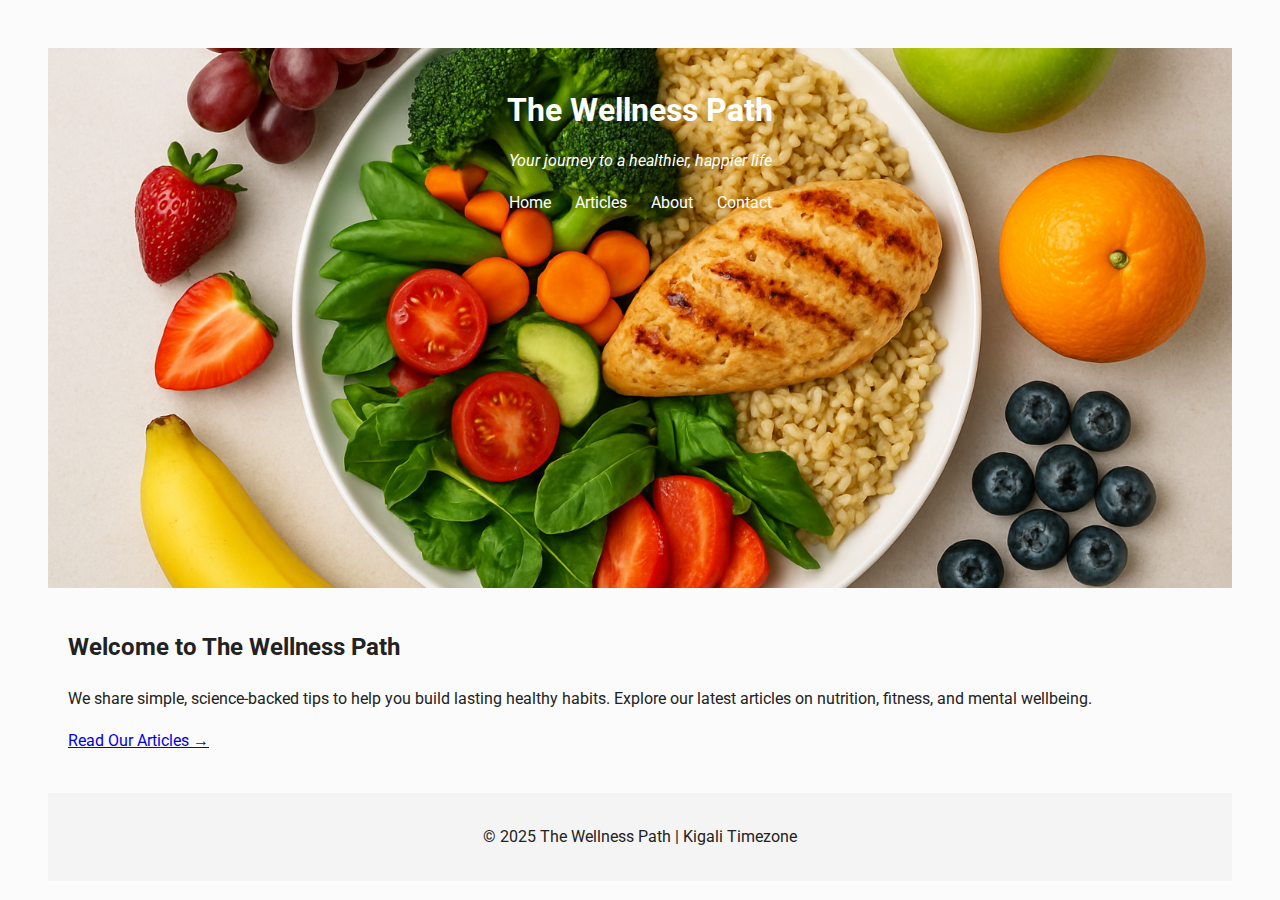
<file: index.html>
<!DOCTYPE html>
<html lang="en">
<head>
  <meta charset="UTF-8">
  <meta name="viewport" content="width=device-width, initial-scale=1.0">
  <title>The Wellness Path – Simple Steps to a Healthier Life</title>
  <link rel="preconnect" href="https://fonts.googleapis.com">
  <link rel="preconnect" href="https://fonts.gstatic.com" crossorigin>
  <link href="https://fonts.googleapis.com/css2?family=Roboto:wght@300;400;500;700&display=swap" rel="stylesheet">
  <link rel="stylesheet" href="./styles.css">
</head>
<body>
  <header>
    <h1>The Wellness Path</h1>
    <p class="tagline">Your journey to a healthier, happier life</p>
    <nav>
      <a href="(home) index.html">Home</a>
      <a href="./(articles page) index.html">Articles</a>
      <a href="./(About Page) index.html">About</a>
      <a href="./(Contact Page) index.html">Contact</a>
    </nav>
  </header>

  <main>
    <h2>Welcome to The Wellness Path</h2>
    <p>We share simple, science-backed tips to help you build lasting healthy habits. Explore our latest articles on nutrition, fitness, and mental wellbeing.</p>
    <a href="./(articles page) index.html">Read Our Articles →</a>
  </main>

  <footer>
    <p>&copy; 2025 The Wellness Path | Kigali Timezone</p>
  </footer>
  <script src="./script.js"></script>
</body>
</html>
</file>
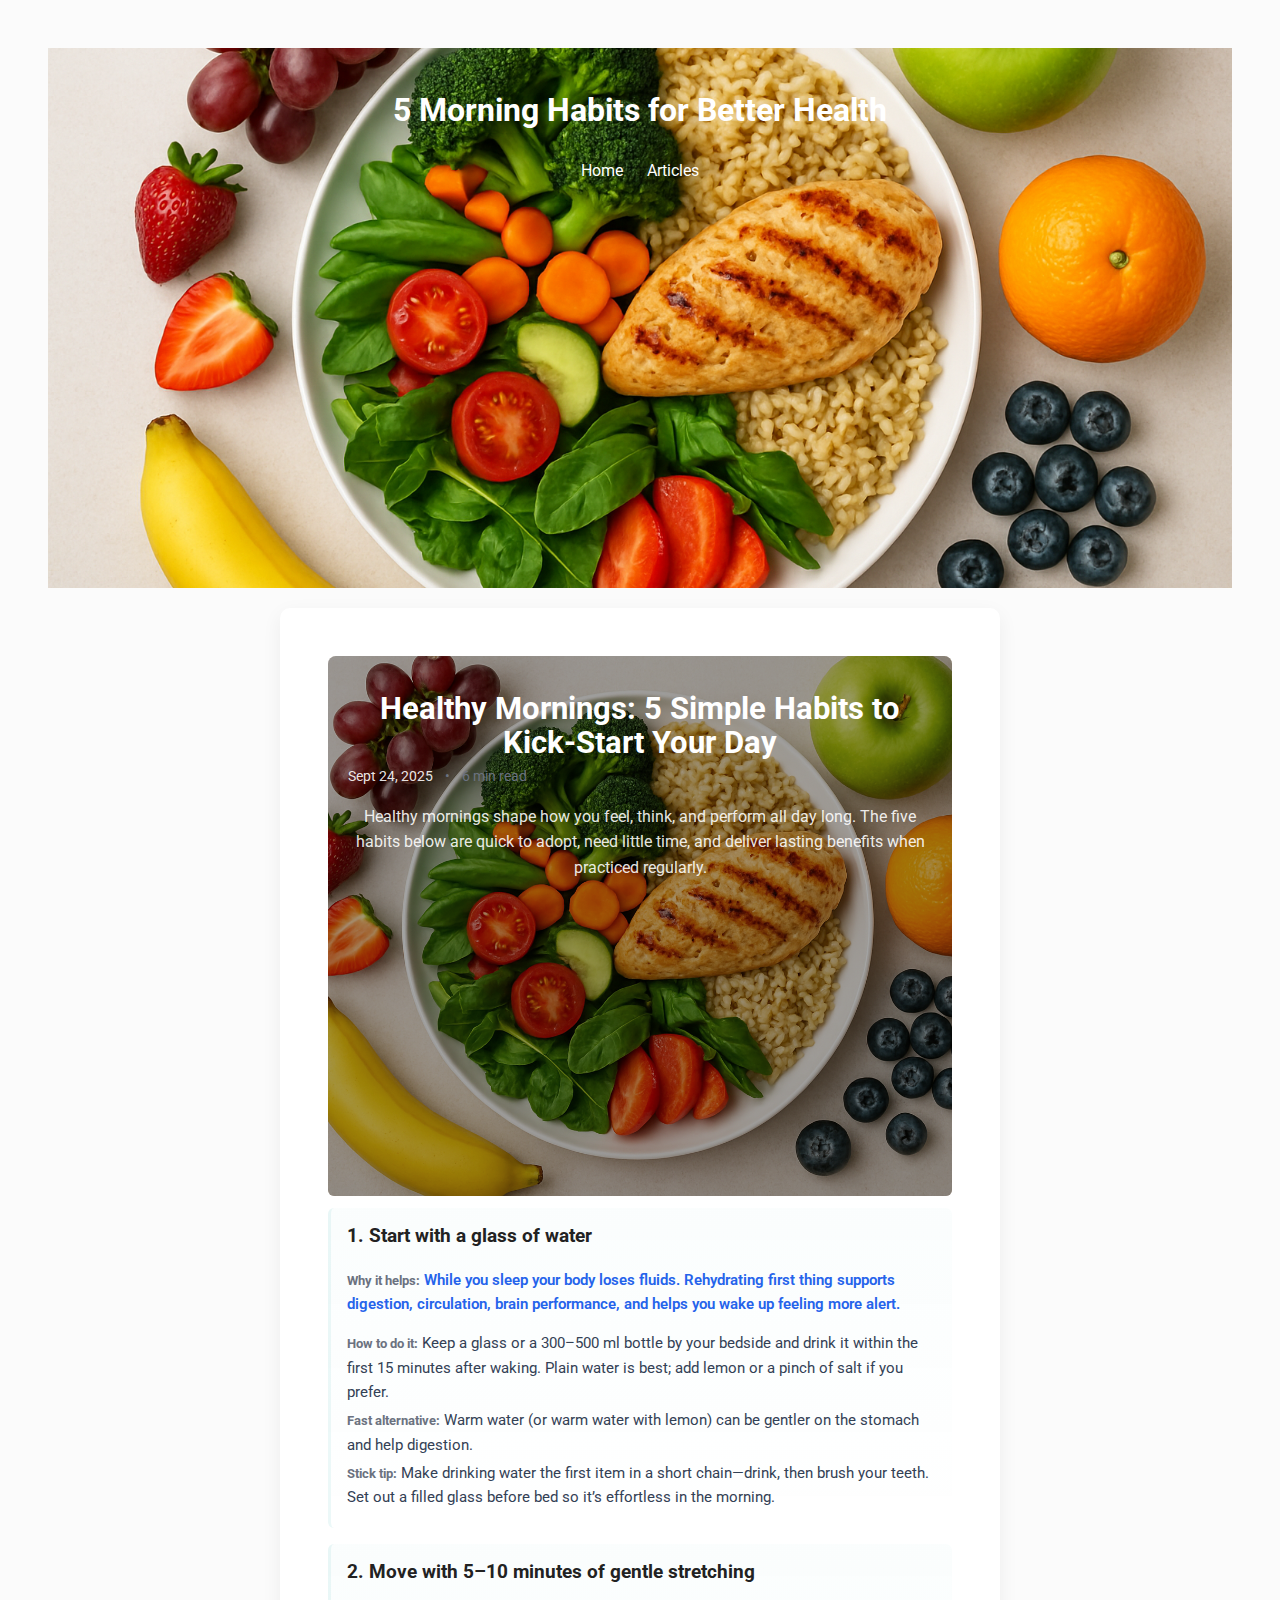
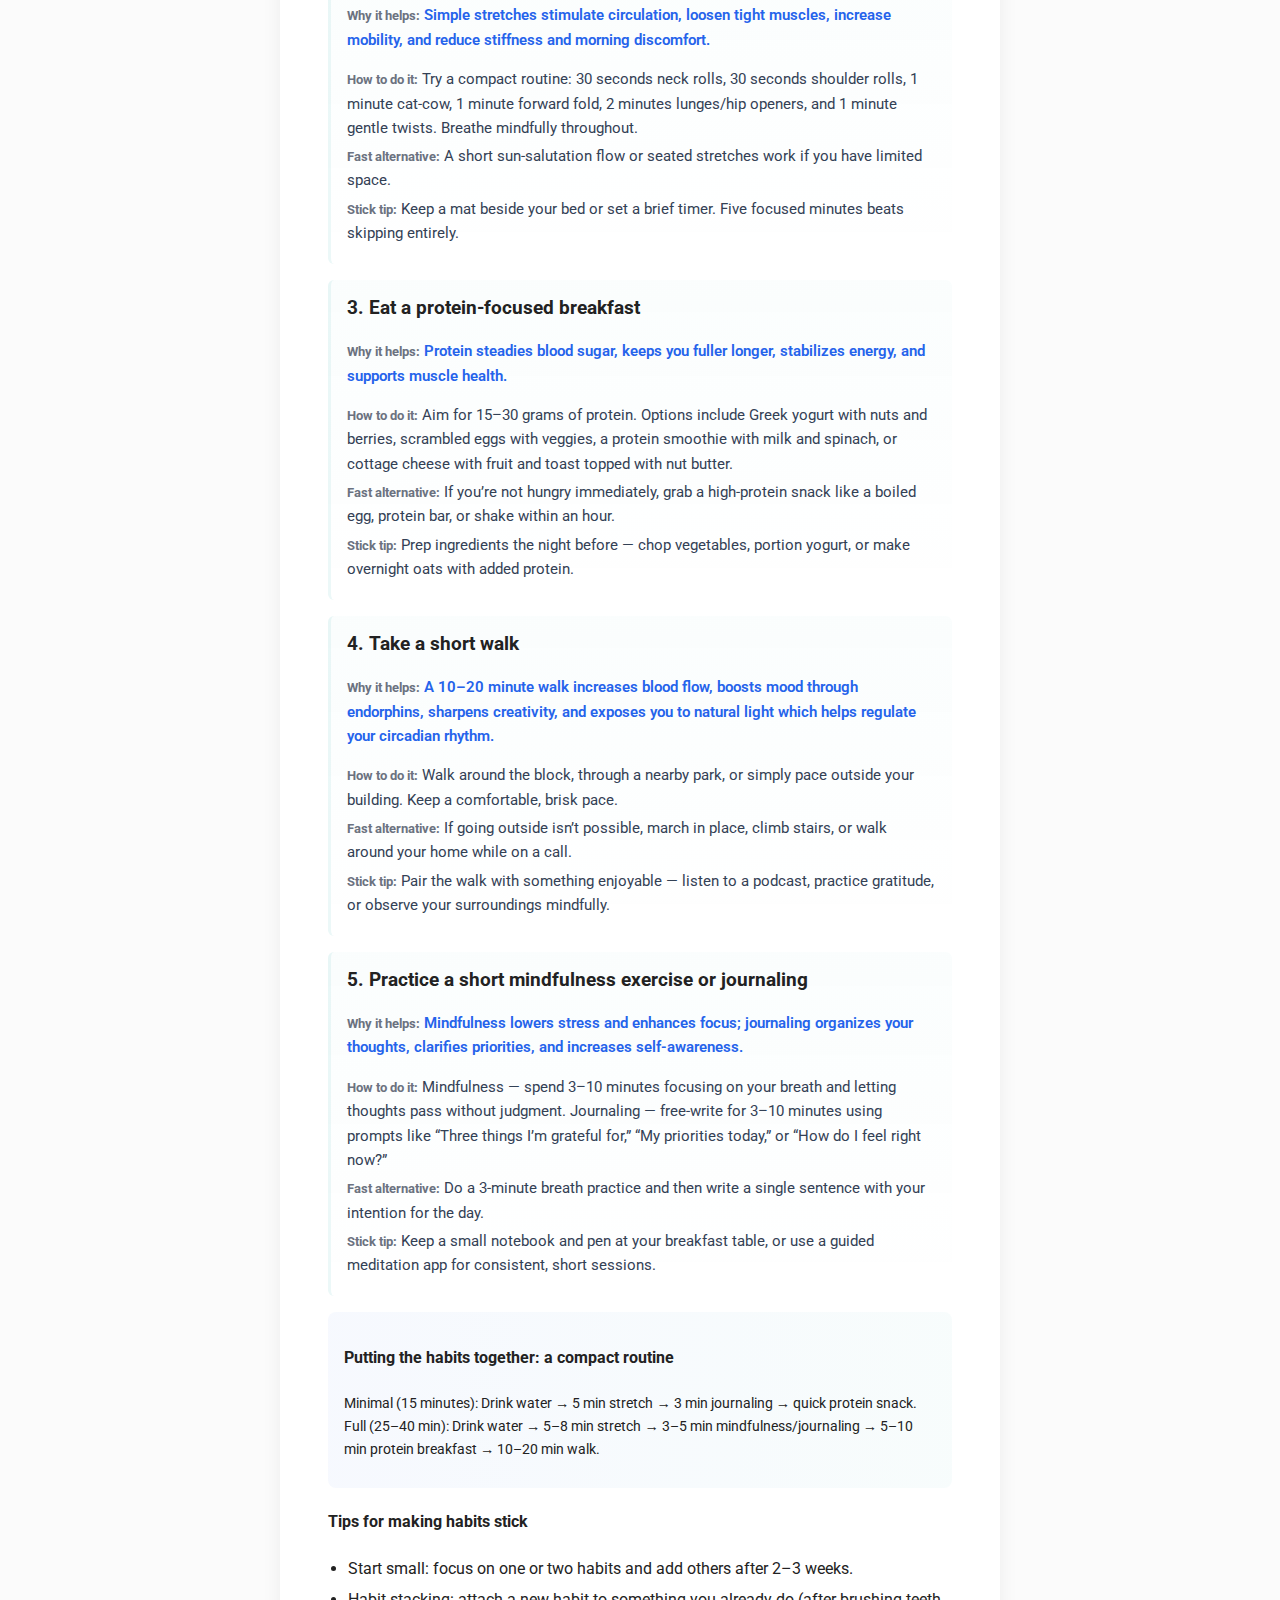
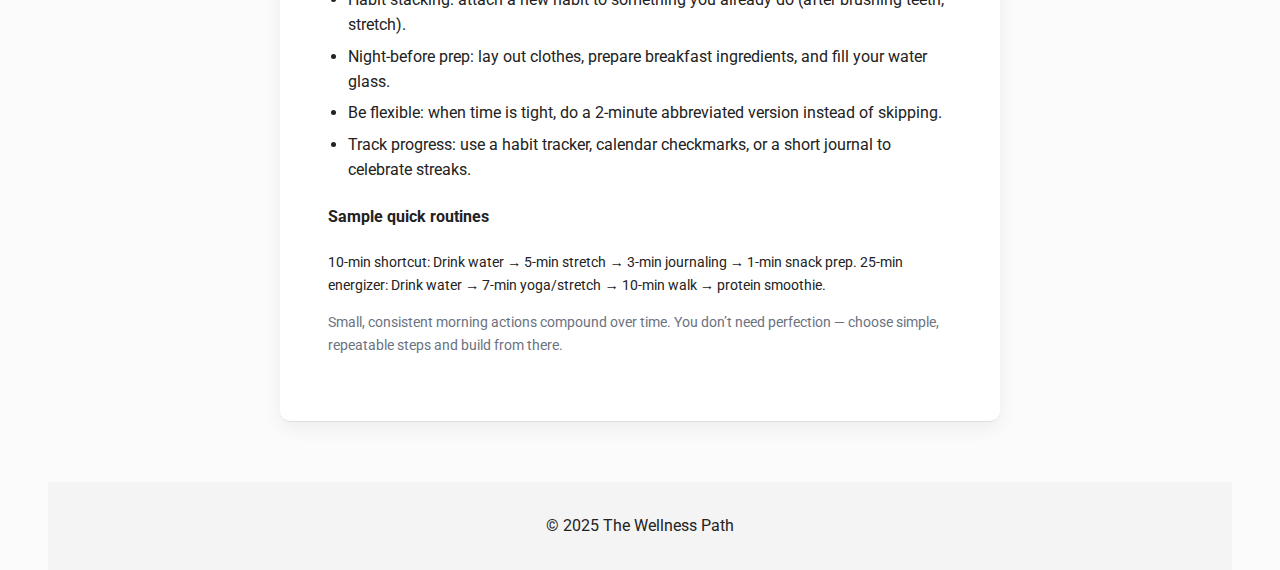
<file: ( post1) index.html>
<!DOCTYPE html>
<html lang="en">
<head>
  <meta charset="UTF-8">
  <meta name="viewport" content="width=device-width, initial-scale=1.0">
  <title>5 Morning Habits for Better Health</title>
  <link rel="preconnect" href="https://fonts.googleapis.com">
  <link rel="preconnect" href="https://fonts.gstatic.com" crossorigin>
  <link href="https://fonts.googleapis.com/css2?family=Roboto:wght@300;400;500;700&display=swap" rel="stylesheet">
  <link rel="stylesheet" href="./styles.css">
</head>
<body>
  <header>
    <h1>5 Morning Habits for Better Health</h1>
    <nav>
      <a href="./(home) index.html">Home</a>
      <a href="./(articles page) index.html">Articles</a>
    </nav>
  </header>

  <main class="page">
    <article class="article-card">
      <header class="article-header">
        <h2 class="article-title">Healthy Mornings: 5 Simple Habits to Kick-Start Your Day</h2>
        <div class="meta">
          <span class="date">Sept 24, 2025</span>
          <span class="muted">•</span>
          <span class="reading-time muted">6 min read</span>
        </div>
        <p class="lede">Healthy mornings shape how you feel, think, and perform all day long. The five habits below are quick to adopt, need little time, and deliver lasting benefits when practiced regularly.</p>
      </header>

      <div class="article-body">
        <section class="habit" id="habit-water">
          <h3>1. Start with a glass of water</h3>
          <p class="why"><span class="label">Why it helps:</span> While you sleep your body loses fluids. Rehydrating first thing supports digestion, circulation, brain performance, and helps you wake up feeling more alert.</p>
          <p class="how"><span class="label">How to do it:</span> Keep a glass or a 300–500 ml bottle by your bedside and drink it within the first 15 minutes after waking. Plain water is best; add lemon or a pinch of salt if you prefer.</p>
          <p class="variation"><span class="label">Fast alternative:</span> Warm water (or warm water with lemon) can be gentler on the stomach and help digestion.</p>
          <p class="tip"><span class="label">Stick tip:</span> Make drinking water the first item in a short chain—drink, then brush your teeth. Set out a filled glass before bed so it’s effortless in the morning.</p>
        </section>

        <section class="habit" id="habit-stretch">
          <h3>2. Move with 5–10 minutes of gentle stretching</h3>
          <p class="why"><span class="label">Why it helps:</span> Simple stretches stimulate circulation, loosen tight muscles, increase mobility, and reduce stiffness and morning discomfort.</p>
          <p class="how"><span class="label">How to do it:</span> Try a compact routine: 30 seconds neck rolls, 30 seconds shoulder rolls, 1 minute cat-cow, 1 minute forward fold, 2 minutes lunges/hip openers, and 1 minute gentle twists. Breathe mindfully throughout.</p>
          <p class="variation"><span class="label">Fast alternative:</span> A short sun-salutation flow or seated stretches work if you have limited space.</p>
          <p class="tip"><span class="label">Stick tip:</span> Keep a mat beside your bed or set a brief timer. Five focused minutes beats skipping entirely.</p>
        </section>

        <section class="habit" id="habit-protein">
          <h3>3. Eat a protein-focused breakfast</h3>
          <p class="why"><span class="label">Why it helps:</span> Protein steadies blood sugar, keeps you fuller longer, stabilizes energy, and supports muscle health.</p>
          <p class="how"><span class="label">How to do it:</span> Aim for 15–30 grams of protein. Options include Greek yogurt with nuts and berries, scrambled eggs with veggies, a protein smoothie with milk and spinach, or cottage cheese with fruit and toast topped with nut butter.</p>
          <p class="variation"><span class="label">Fast alternative:</span> If you’re not hungry immediately, grab a high-protein snack like a boiled egg, protein bar, or shake within an hour.</p>
          <p class="tip"><span class="label">Stick tip:</span> Prep ingredients the night before — chop vegetables, portion yogurt, or make overnight oats with added protein.</p>
        </section>

        <section class="habit" id="habit-walk">
          <h3>4. Take a short walk</h3>
          <p class="why"><span class="label">Why it helps:</span> A 10–20 minute walk increases blood flow, boosts mood through endorphins, sharpens creativity, and exposes you to natural light which helps regulate your circadian rhythm.</p>
          <p class="how"><span class="label">How to do it:</span> Walk around the block, through a nearby park, or simply pace outside your building. Keep a comfortable, brisk pace.</p>
          <p class="variation"><span class="label">Fast alternative:</span> If going outside isn’t possible, march in place, climb stairs, or walk around your home while on a call.</p>
          <p class="tip"><span class="label">Stick tip:</span> Pair the walk with something enjoyable — listen to a podcast, practice gratitude, or observe your surroundings mindfully.</p>
        </section>

        <section class="habit" id="habit-mind">
          <h3>5. Practice a short mindfulness exercise or journaling</h3>
          <p class="why"><span class="label">Why it helps:</span> Mindfulness lowers stress and enhances focus; journaling organizes your thoughts, clarifies priorities, and increases self-awareness.</p>
          <p class="how"><span class="label">How to do it:</span> Mindfulness — spend 3–10 minutes focusing on your breath and letting thoughts pass without judgment. Journaling — free-write for 3–10 minutes using prompts like “Three things I’m grateful for,” “My priorities today,” or “How do I feel right now?”</p>
          <p class="variation"><span class="label">Fast alternative:</span> Do a 3-minute breath practice and then write a single sentence with your intention for the day.</p>
          <p class="tip"><span class="label">Stick tip:</span> Keep a small notebook and pen at your breakfast table, or use a guided meditation app for consistent, short sessions.</p>
        </section>

        <section class="routine">
          <h4>Putting the habits together: a compact routine</h4>
          <p class="small">Minimal (15 minutes): Drink water → 5 min stretch → 3 min journaling → quick protein snack. Full (25–40 min): Drink water → 5–8 min stretch → 3–5 min mindfulness/journaling → 5–10 min protein breakfast → 10–20 min walk.</p>
        </section>

        <section>
          <h4>Tips for making habits stick</h4>
          <ul>
            <li>Start small: focus on one or two habits and add others after 2–3 weeks.</li>
            <li>Habit stacking: attach a new habit to something you already do (after brushing teeth, stretch).</li>
            <li>Night-before prep: lay out clothes, prepare breakfast ingredients, and fill your water glass.</li>
            <li>Be flexible: when time is tight, do a 2-minute abbreviated version instead of skipping.</li>
            <li>Track progress: use a habit tracker, calendar checkmarks, or a short journal to celebrate streaks.</li>
          </ul>
        </section>

        <section>
          <h4>Sample quick routines</h4>
          <p class="small">10-min shortcut: Drink water → 5-min stretch → 3-min journaling → 1-min snack prep. 25-min energizer: Drink water → 7-min yoga/stretch → 10-min walk → protein smoothie.</p>
        </section>

        <p class="muted small">Small, consistent morning actions compound over time. You don’t need perfection — choose simple, repeatable steps and build from there.</p>
      </div>
    </article>
  </main>

  <footer>
    <p>&copy; 2025 The Wellness Path</p>
  </footer>
  <script src="./script.js"></script>
</body>
</html>
</file>
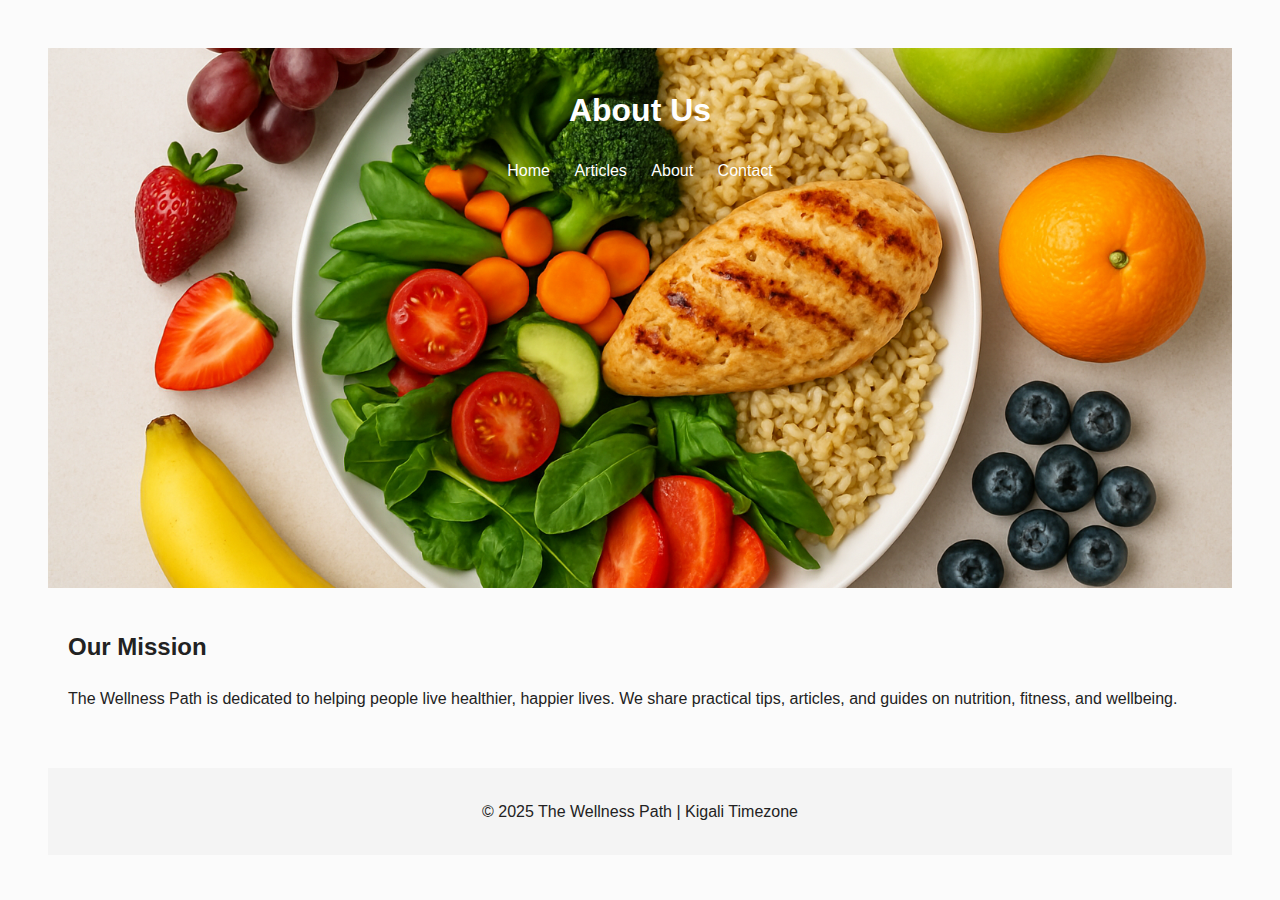
<file: (About Page) index.html>
<!DOCTYPE html>
<html lang="en">
<head>
  <meta charset="UTF-8">
  <meta name="viewport" content="width=device-width, initial-scale=1.0">
  <title>About – The Wellness Path</title>
  <link rel="stylesheet" href="./styles.css">
</head>
<body>
  <header>
    <h1>About Us</h1>
    <nav>
      <a href="./(home) index.html">Home</a>
      <a href="./(articles page) index.html">Articles</a>
      <a href="./(About Page) index.html">About</a>
      <a href="./(Contact Page) index.html">Contact</a>
    </nav>
  </header>

  <main>
    <h2>Our Mission</h2>
    <p>The Wellness Path is dedicated to helping people live healthier, happier lives. We share practical tips, articles, and guides on nutrition, fitness, and wellbeing.</p>
  </main>

  <footer>
    <p>&copy; 2025 The Wellness Path | Kigali Timezone</p>
  </footer>
  <script src="./script.js"></script>
</body>
</html>
</file>
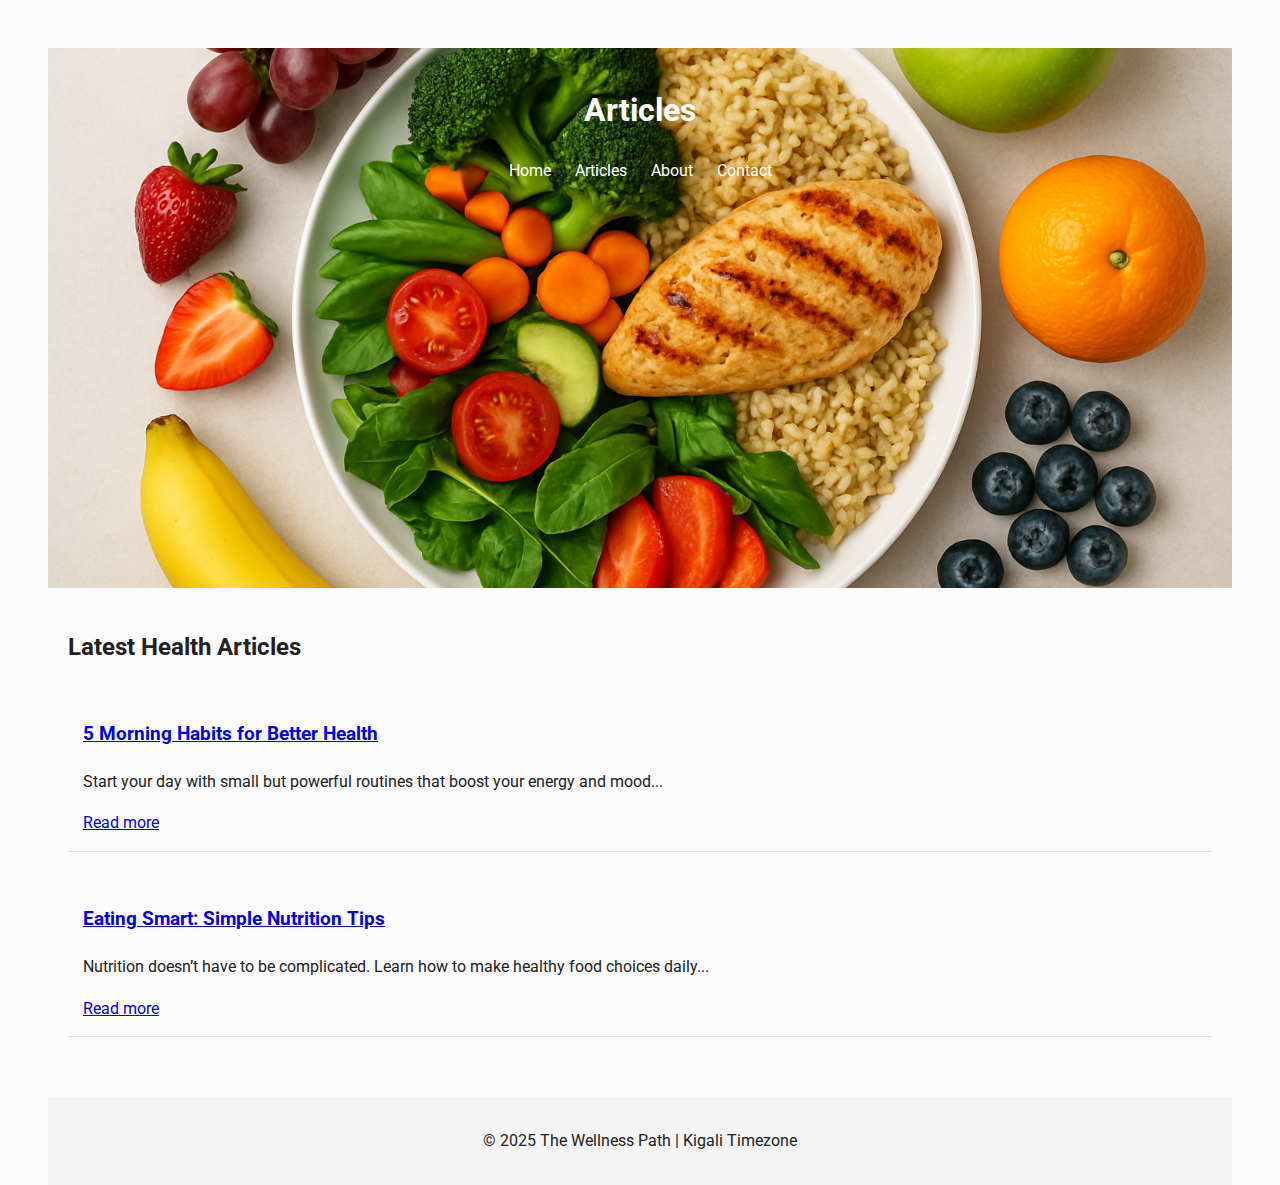
<file: (articles page) index.html>
<!DOCTYPE html>
<html lang="en">
<head>
  <meta charset="UTF-8">
  <meta name="viewport" content="width=device-width, initial-scale=1.0">
  <title>Articles – The Wellness Path</title>
  <link rel="preconnect" href="https://fonts.googleapis.com">
  <link rel="preconnect" href="https://fonts.gstatic.com" crossorigin>
  <link href="https://fonts.googleapis.com/css2?family=Roboto:wght@300;400;500;700&display=swap" rel="stylesheet">
  <link rel="stylesheet" href="./styles.css">
</head>
<body>
  <header>
    <h1>Articles</h1>
    <nav>
      <a href=".index.html">Home</a>
      <a href="./(articles page) index.html">Articles</a>
      <a href="./(About Page) index.html">About</a>
      <a href="./(Contact Page) index.html">Contact</a>
    </nav>
  </header>

  <main>
    <h2>Latest Health Articles</h2>

    <article>
      <h3><a href="./( post1) index.html">5 Morning Habits for Better Health</a></h3>
      <p>Start your day with small but powerful routines that boost your energy and mood...</p>
      <a href="./( post1) index.html">Read more</a>
    </article>

    <article>
      <h3><a href="./(post2) index.html">Eating Smart: Simple Nutrition Tips</a></h3>
      <p>Nutrition doesn’t have to be complicated. Learn how to make healthy food choices daily...</p>
      <a href="./(post2) index.html">Read more</a>
    </article>
  </main>

  <footer>
    <p>&copy; 2025 The Wellness Path | Kigali Timezone</p>
  </footer>
  <script src="./script.js"></script>
</body>
</html>
</file>
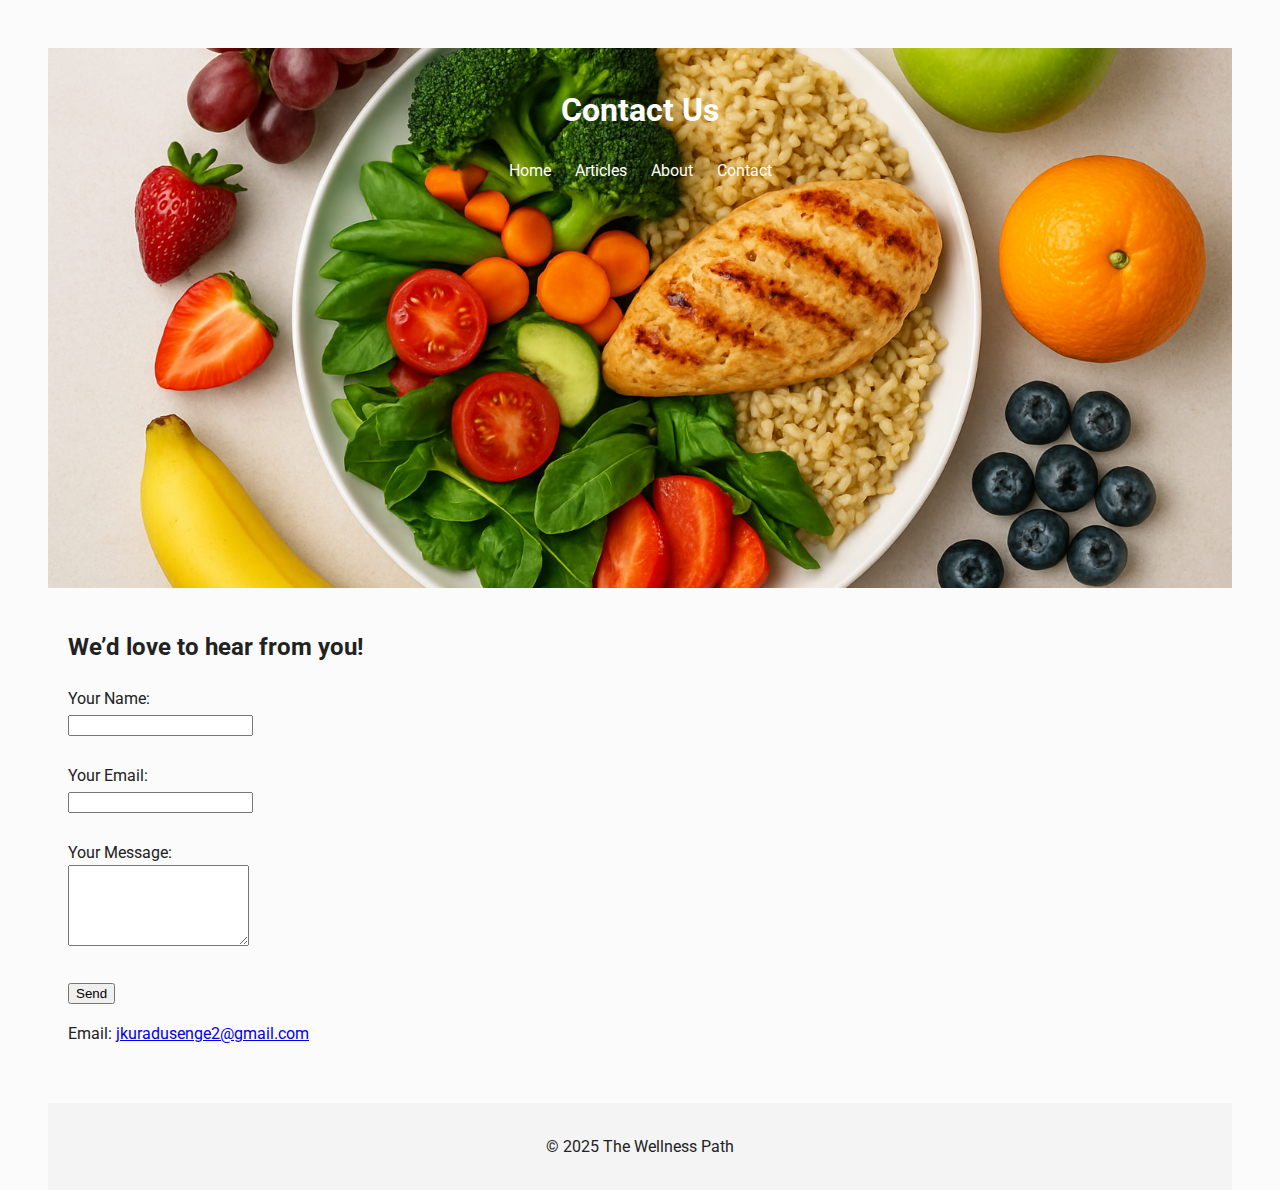
<file: (Contact Page) index.html>
<!DOCTYPE html>
<html lang="en">
<head>
  <meta charset="UTF-8">
  <meta name="viewport" content="width=device-width, initial-scale=1.0">
  <title>Contact – The Wellness Path</title>
  <link rel="preconnect" href="https://fonts.googleapis.com">
  <link rel="preconnect" href="https://fonts.gstatic.com" crossorigin>
  <link href="https://fonts.googleapis.com/css2?family=Roboto:wght@300;400;500;700&display=swap" rel="stylesheet">
  <link rel="stylesheet" href="./styles.css">
</head>
<body>
  <header>
    <h1>Contact Us</h1>
    <nav>
      <a href=".index.html">Home</a>
      <a href="./(articles page) index.html">Articles</a>
      <a href="./(About Page) index.html">About</a>
      <a href="./(Contact Page) index.html">Contact</a>
    </nav>
  </header>

  <main>
    <h2>We’d love to hear from you!</h2>
    <form action="jkuradusenge2@gmail.com" method="post" enctype="text/plain">
      <label for="name">Your Name:</label><br>
      <input type="text" id="name" name="name" required><br><br>

      <label for="email">Your Email:</label><br>
      <input type="email" id="email" name="email" required><br><br>

      <label for="message">Your Message:</label><br>
      <textarea id="message" name="message" rows="5" required></textarea><br><br>

      <button type="submit">Send</button>
    </form>
    <p>Email: <a href="mailto:jkuradusenge2@gmail.com">jkuradusenge2@gmail.com</a></p>
  </main>

  <footer>
    <p>&copy; 2025 The Wellness Path</p>
  </footer>
  <script src="./script.js"></script>
</body>
</html>
</file>
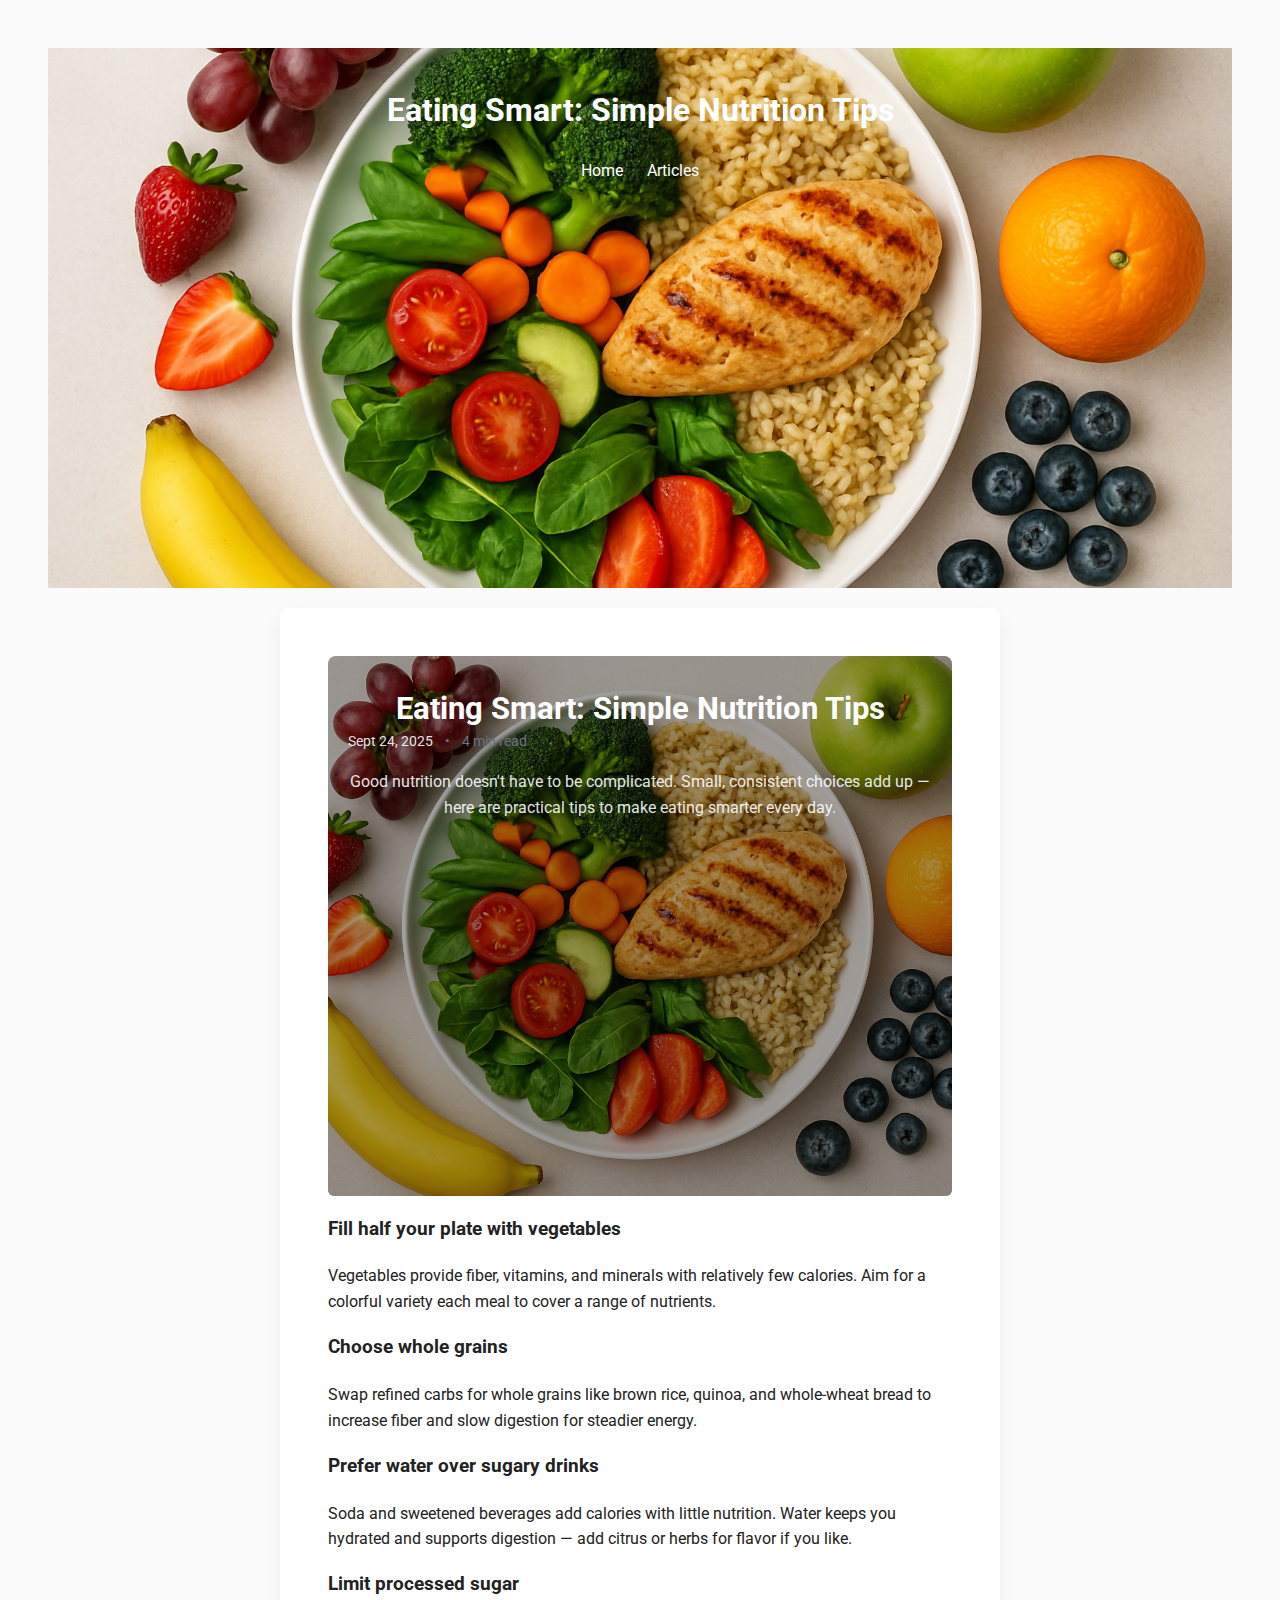
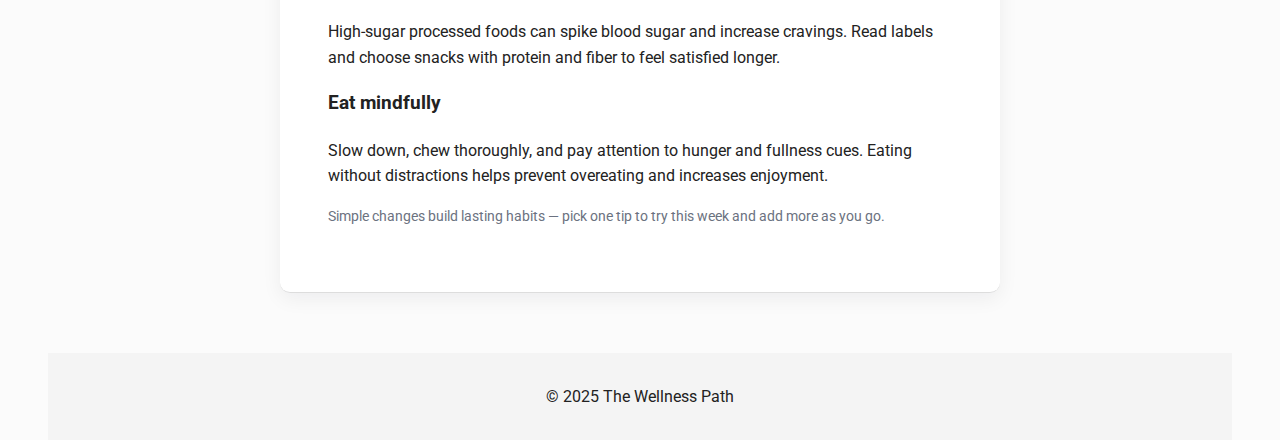
<file: (post2) index.html>
<!DOCTYPE html>
<html lang="en">
<head>
  <meta charset="UTF-8">
  <meta name="viewport" content="width=device-width, initial-scale=1.0">
  <title>Eating Smart: Simple Nutrition Tips</title>
  <link rel="preconnect" href="https://fonts.googleapis.com">
  <link rel="preconnect" href="https://fonts.gstatic.com" crossorigin>
  <link href="https://fonts.googleapis.com/css2?family=Roboto:wght@300;400;500;700&display=swap" rel="stylesheet">
  <link rel="stylesheet" href="./styles.css">
</head>
<body>
  <header>
    <h1>Eating Smart: Simple Nutrition Tips</h1>
    <nav>
      <a href="./(home) index.html">Home</a>
      <a href="./(articles page) index.html">Articles</a>
    </nav>
  </header>

  <main class="page">
    <article class="article-card">
      <header class="article-header">
        <h2 class="article-title">Eating Smart: Simple Nutrition Tips</h2>
        <div class="meta">
          <span class="date">Sept 24, 2025</span>
          <span class="muted">•</span>
          <span class="reading-time muted">4 min read</span>
        </div>
        <p class="lede">Good nutrition doesn't have to be complicated. Small, consistent choices add up — here are practical tips to make eating smarter every day.</p>
      </header>

      <div class="article-body">
        <section>
          <h3>Fill half your plate with vegetables</h3>
          <p>Vegetables provide fiber, vitamins, and minerals with relatively few calories. Aim for a colorful variety each meal to cover a range of nutrients.</p>
        </section>

        <section>
          <h3>Choose whole grains</h3>
          <p>Swap refined carbs for whole grains like brown rice, quinoa, and whole-wheat bread to increase fiber and slow digestion for steadier energy.</p>
        </section>

        <section>
          <h3>Prefer water over sugary drinks</h3>
          <p>Soda and sweetened beverages add calories with little nutrition. Water keeps you hydrated and supports digestion — add citrus or herbs for flavor if you like.</p>
        </section>

        <section>
          <h3>Limit processed sugar</h3>
          <p>High-sugar processed foods can spike blood sugar and increase cravings. Read labels and choose snacks with protein and fiber to feel satisfied longer.</p>
        </section>

        <section>
          <h3>Eat mindfully</h3>
          <p>Slow down, chew thoroughly, and pay attention to hunger and fullness cues. Eating without distractions helps prevent overeating and increases enjoyment.</p>
        </section>

        <p class="muted small">Simple changes build lasting habits — pick one tip to try this week and add more as you go.</p>
      </div>
    </article>
  </main>

  <footer>
    <p>&copy; 2025 The Wellness Path</p>
  </footer>
  <script src="./script.js"></script>
</body>
</html>
</file>
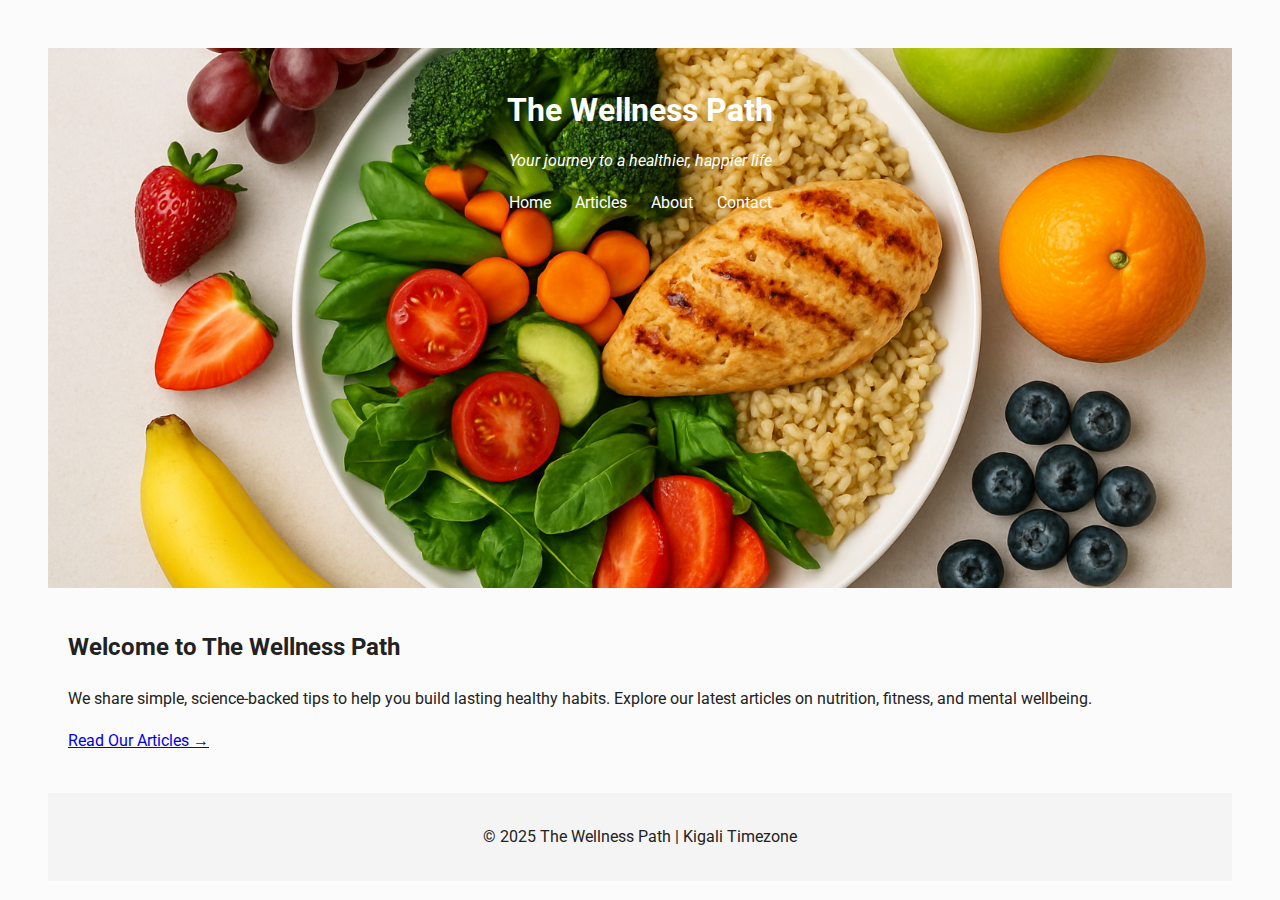
<file: response.html>
<!DOCTYPE html>
<html lang="en">
<head>
  <meta charset="UTF-8">
  <meta name="viewport" content="width=device-width, initial-scale=1.0">
  <title>The Wellness Path – Simple Steps to a Healthier Life</title>
  <link rel="preconnect" href="https://fonts.googleapis.com">
  <link rel="preconnect" href="https://fonts.gstatic.com" crossorigin>
  <link href="https://fonts.googleapis.com/css2?family=Roboto:wght@300;400;500;700&display=swap" rel="stylesheet">
  <link rel="stylesheet" href="./styles.css">
</head>
<body>
  <header>
    <h1>The Wellness Path</h1>
    <p class="tagline">Your journey to a healthier, happier life</p>
    <nav>
      <a href="(home) index.html">Home</a>
      <a href="./(articles page) index.html">Articles</a>
      <a href="./(About Page) index.html">About</a>
      <a href="./(Contact Page) index.html">Contact</a>
    </nav>
  </header>

  <main>
    <h2>Welcome to The Wellness Path</h2>
    <p>We share simple, science-backed tips to help you build lasting healthy habits. Explore our latest articles on nutrition, fitness, and mental wellbeing.</p>
    <a href="./(articles page) index.html">Read Our Articles →</a>
  </main>

  <footer>
    <p>&copy; 2025 The Wellness Path | Kigali Timezone</p>
  </footer>
  <script src="./scripts.js"></script>
</body>
</html>
</file>
<file: styles.css>
body {
  font-family: 'Roboto', Arial, sans-serif;
  margin: 0;
  padding: 0;
  line-height: 1.6;
}

header {
  /* use meal.png from project root for header hero image */
  background-image: url("../meal.png");
   background-size: cover;         /* cover | contain | auto */
  background-position: center;    /* center | top left | x% y% */
  background-repeat: no-repeat;   /* no-repeat | repeat-x | repeat-y | repeat */
  background-attachment: scroll;  /* scroll | fixed | local */
  min-height: 60vh; 
  color: white;
  padding: 1em 2em;
  text-align: center;
}

header nav a {
  color: white;
  margin: 0 10px;
  text-decoration: none;
}

header nav a:hover {
  text-decoration: underline;
}

.tagline {
  font-style: italic;
  margin-top: -10px;
}

main {
  padding: 20px;
}

article {
  margin-bottom: 20px;
  padding: 15px;
  border-bottom: 1px solid #ddd;
}

footer {
  text-align: center;
  padding: 15px;
  background: #f4f4f4;
  margin-top: 20px;
}

/* --------------------------- */
/* Article styles (migrated)   */
/* Originally in article.css   */
/* --------------------------- */
:root{
  --max-width: 760px;
  --body-bg: #fbfbfb;
  --card-bg: #ffffff;
  --text: #222;
  --muted: #6b7280;
  --accent: #0ea5a4; /* teal */
  --accent-2: #2563eb; /* blue */
  --radius: 10px;
  --flow: 1.6rem;
}

/* Reset / sensible defaults for articles */
*{box-sizing:border-box}
html,body{height:100%}
body{
  background:var(--body-bg);
  color:var(--text);
  -webkit-font-smoothing:antialiased;
}

.page{
  max-width:var(--max-width);
  margin:0 auto;
}

.article-card{
  background:var(--card-bg);
  border-radius:var(--radius);
  box-shadow:0 6px 20px rgba(16,24,40,0.06);
  padding:2rem;
}

.article-header{
  margin-bottom:calc(var(--flow) * 0.4);
}
.article-header{
  position:relative;
  padding:2.25rem 1.25rem;
  border-radius:8px 8px 6px 6px;
  overflow:hidden;
  color: white;
}
.article-header::before{
  /* hero image (meal.png) - image file should be in the same folder as this stylesheet */
  content: "";
  position:absolute;
  inset:0;
  /* image is stored at workspace root next to folders, adjust path from this stylesheet */
  background-image: url("../meal.png");
  background-size: cover;
  background-position: center;
  filter: brightness(0.65) saturate(0.95);
  z-index:0;
}
.article-header > *{position:relative; z-index:1}

.article-header .article-title{color: #fff}
.article-header .meta, .article-header .lede{color: rgba(255,255,255,0.9)}
.article-title{
  font-size:clamp(1.45rem, 2.4vw, 2rem);
  margin:0 0 0.25rem 0;
  line-height:1.12;
}
.meta{
  color:var(--muted);
  font-size:0.9rem;
  display:flex;
  gap:0.75rem;
  align-items:center;
}

.lede{
  color:#334155;
  margin:1rem 0 1.25rem 0;
  font-size:1rem;
}

.article-body{
  margin-top:0.75rem;
  display:block;
  gap:1rem;
}

.article-body > p{margin:0 0 1rem 0}
.article-body ul{margin:0 0 1rem 0; padding-left:1.25rem}
.article-body li{margin:0.35rem 0}

.habit{
  border-left:3px solid rgba(14,165,164,0.08);
  padding:0.9rem 1rem;
  border-radius:6px;
  background:linear-gradient(180deg, rgba(14,165,164,0.02), transparent);
  margin:0.6rem 0 1rem 0;
}
.habit h3{margin:0 0 0.25rem 0}
.habit .why{font-weight:600; color:var(--accent-2); font-size:0.95rem}
.habit .how, .habit .variation, .habit .tip{color:#334155; font-size:0.95rem; margin:0.25rem 0}
.habit .label{font-weight:700; color:var(--muted); font-size:0.82rem}

.routine{
  background:linear-gradient(90deg, rgba(37,99,235,0.04), rgba(14,165,164,0.03));
  padding:0.75rem 1rem;
  border-radius:8px;
}

/* Responsive tweaks */
@media (min-width:900px){
  body{padding:3rem}
  .article-card{padding:3rem}
}

/* Print-friendly */
@media print{
  body{background:white; color:black}
  .article-card{box-shadow:none}
}

/* Small utilities */
.muted{color:var(--muted)}
.small{font-size:0.9rem}
</file>
